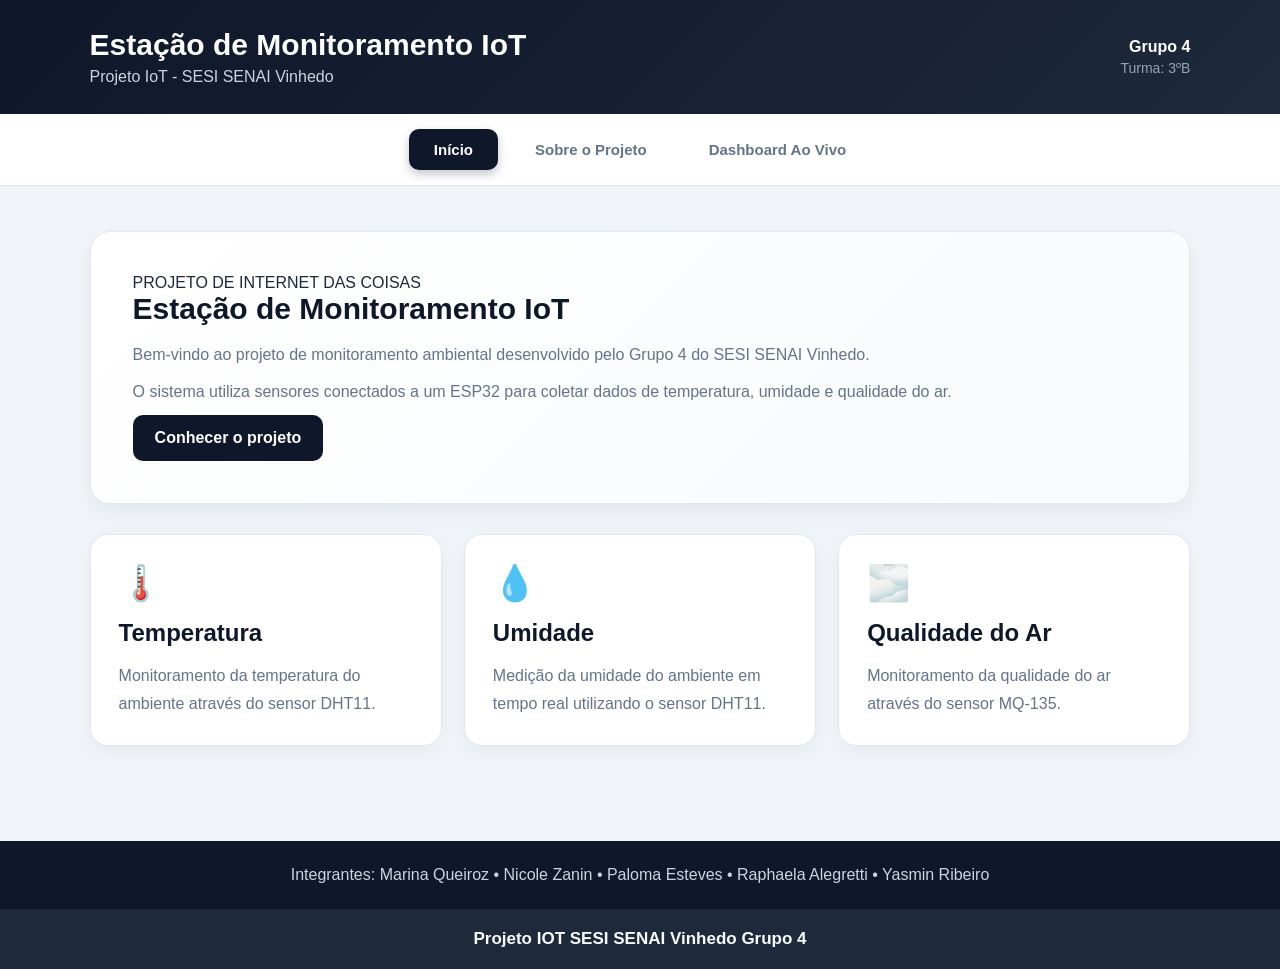
<file: pages/index.html>
<!DOCTYPE html>
<html lang="pt-BR">

<head>
    <meta charset="UTF-8">
    <meta name="viewport" content="width=device-width, initial-scale=1.0">
    <title>Estação de Monitoramento IoT</title>

    <link rel="stylesheet" href="../css/index.css">
</head>

<body>

<header class="cabecalho">

    <div class="titulo">
        <h1>Estação de Monitoramento IoT</h1>
        <p>Projeto IoT - SESI SENAI Vinhedo</p>
    </div>

    <div class="grupo">
        <strong>Grupo 4</strong>
        <span>Turma: 3ºB</span>
    </div>

</header>

<nav class="menu">
    <a href="index.html" class="ativo">Início</a>
    <a href="projeto.html">Sobre o Projeto</a>
    <a href="dashb.html">Dashboard Ao Vivo</a>
</nav>

<main>

    <section class="pagina">

        <article class="hero">

            <span class="etiqueta">PROJETO DE INTERNET DAS COISAS</span>

            <h2>Estação de Monitoramento IoT</h2>

            <p>
                Bem-vindo ao projeto de monitoramento ambiental desenvolvido
                pelo Grupo 4 do SESI SENAI Vinhedo.
            </p>

            <p>
                O sistema utiliza sensores conectados a um ESP32 para
                coletar dados de temperatura, umidade e qualidade do ar.
            </p>

            <a href="projeto.html" class="botao">
                Conhecer o projeto
            </a>

        </article>

        <section class="conteudo">

            <article class="card-info">

                <div class="card-icone">🌡️</div>

                <h2>Temperatura</h2>

                <p>
                    Monitoramento da temperatura do ambiente
                    através do sensor DHT11.
                </p>

            </article>

            <article class="card-info">

                <div class="card-icone">💧</div>

                <h2>Umidade</h2>

                <p>
                    Medição da umidade do ambiente em tempo real
                    utilizando o sensor DHT11.
                </p>

            </article>

            <article class="card-info">

                <div class="card-icone">🌫️</div>

                <h2>Qualidade do Ar</h2>

                <p>
                    Monitoramento da qualidade do ar através
                    do sensor MQ-135.
                </p>

            </article>

        </section>

    </section>

</main>

<footer>

    <p>
        Integrantes: Marina Queiroz • Nicole Zanin • Paloma Esteves •
        Raphaela Alegretti • Yasmin Ribeiro
    </p>

    <div class="banner">
        Projeto IOT SESI SENAI Vinhedo Grupo 4
    </div>

</footer>

</body>
</html>
</file>
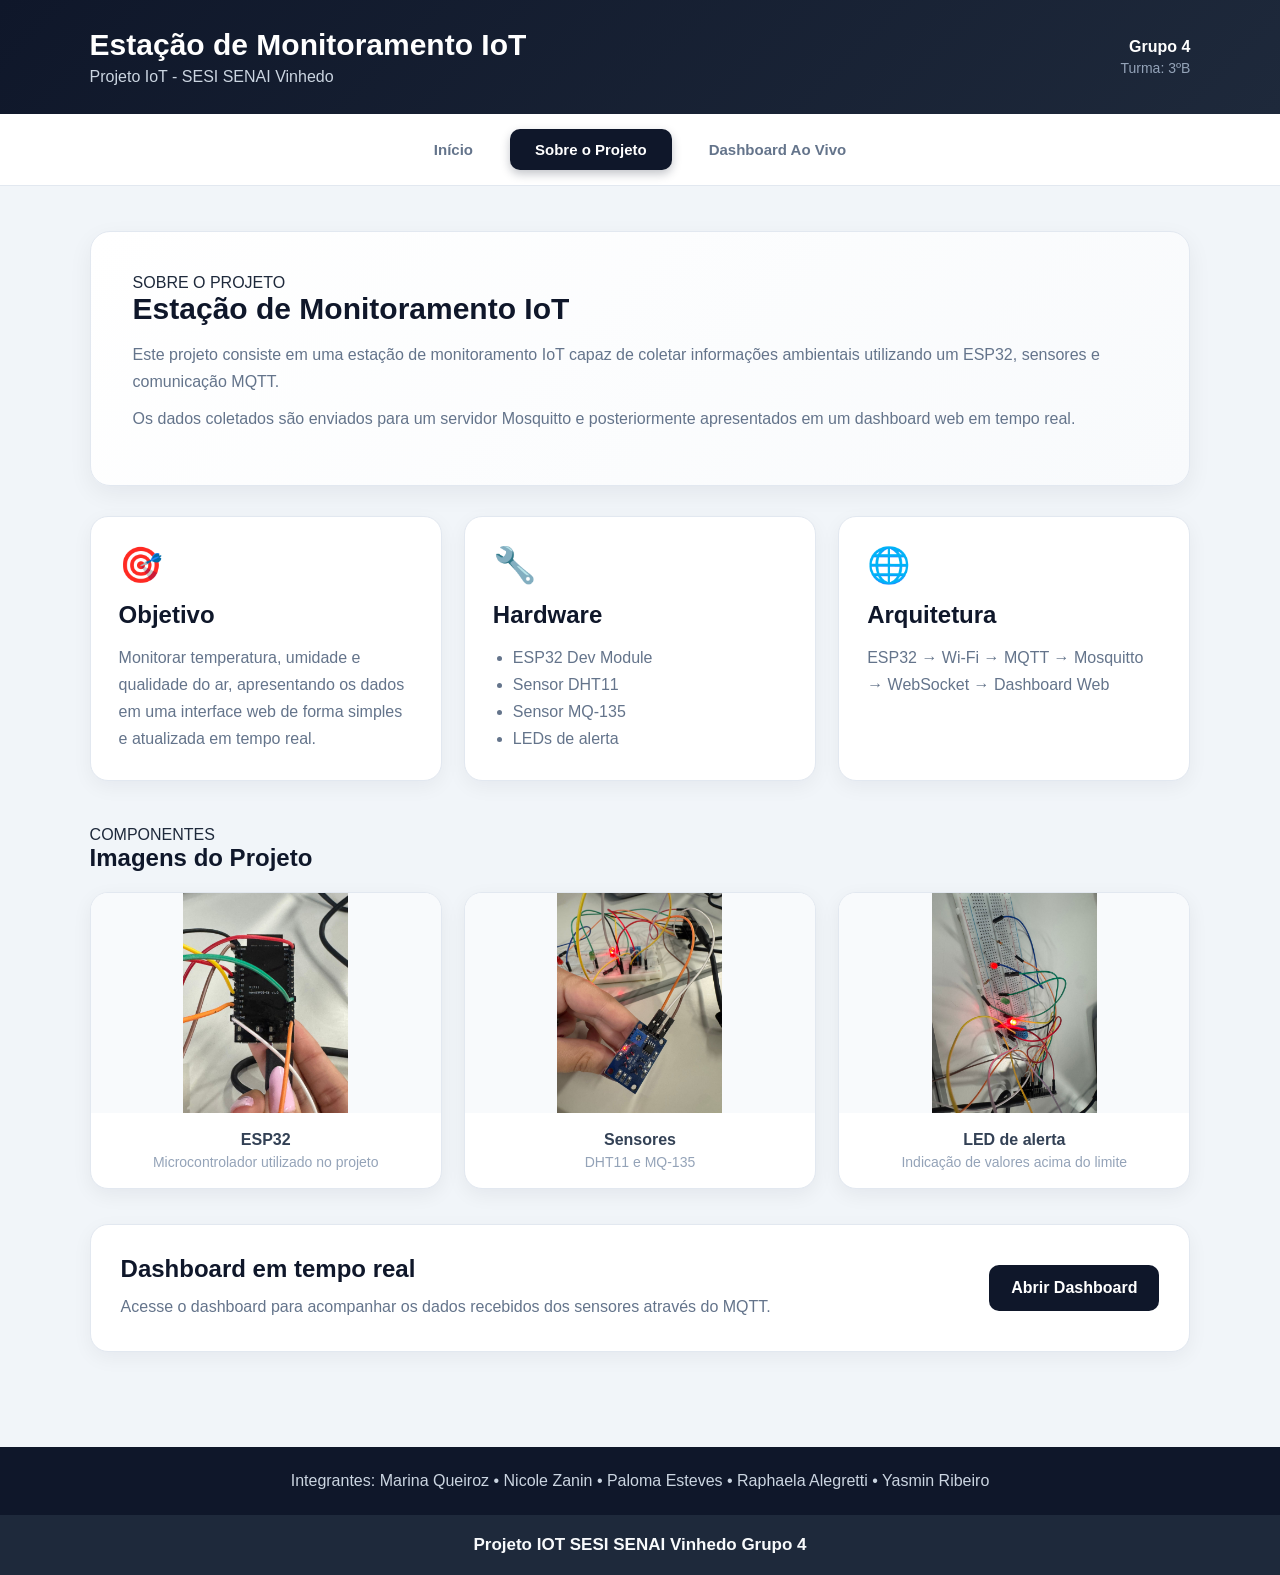
<file: pages/projeto.html>
<!DOCTYPE html>
<html lang="pt-BR">

<head>
    <meta charset="UTF-8">
    <meta name="viewport" content="width=device-width, initial-scale=1.0">
    <title>Sobre o Projeto - IoT</title>

    <link rel="stylesheet" href="../css/index.css">
</head>

<body>

<header class="cabecalho">

    <div class="titulo">
        <h1>Estação de Monitoramento IoT</h1>
        <p>Projeto IoT - SESI SENAI Vinhedo</p>
    </div>

    <div class="grupo">
        <strong>Grupo 4</strong>
        <span>Turma: 3ºB</span>
    </div>

</header>

<nav class="menu">
    <a href="index.html">Início</a>
    <a href="projeto.html" class="ativo">Sobre o Projeto</a>
    <a href="dashb.html">Dashboard Ao Vivo</a>
</nav>

<main>

    <section class="pagina">

        <article class="hero">

            <span class="etiqueta">SOBRE O PROJETO</span>

            <h2>Estação de Monitoramento IoT</h2>

            <p>
                Este projeto consiste em uma estação de monitoramento IoT
                capaz de coletar informações ambientais utilizando um
                ESP32, sensores e comunicação MQTT.
            </p>

            <p>
                Os dados coletados são enviados para um servidor Mosquitto
                e posteriormente apresentados em um dashboard web em
                tempo real.
            </p>

        </article>

        <section class="conteudo">

            <article class="card-info">

                <div class="card-icone">🎯</div>

                <h2>Objetivo</h2>

                <p>
                    Monitorar temperatura, umidade e qualidade do ar,
                    apresentando os dados em uma interface web de forma
                    simples e atualizada em tempo real.
                </p>

            </article>

            <article class="card-info">

                <div class="card-icone">🔧</div>

                <h2>Hardware</h2>

                <ul>
                    <li>ESP32 Dev Module</li>
                    <li>Sensor DHT11</li>
                    <li>Sensor MQ-135</li>
                    <li>LEDs de alerta</li>
                </ul>

            </article>

            <article class="card-info">

                <div class="card-icone">🌐</div>

                <h2>Arquitetura</h2>

                <p>
                    ESP32 → Wi-Fi → MQTT → Mosquitto →
                    WebSocket → Dashboard Web
                </p>

            </article>

        </section>

        <section class="galeria">

            <div class="titulo-secao">
                <span>COMPONENTES</span>
                <h2>Imagens do Projeto</h2>
            </div>

            <div class="imagens">

                <figure>
                    <img src="../assets/esp32.jpeg" alt="ESP32 do projeto">

                    <figcaption>
                        <strong>ESP32</strong>
                        <span>Microcontrolador utilizado no projeto</span>
                    </figcaption>
                </figure>

                <figure>
                    <img src="../assets/mqsensor.jpeg" alt="Sensor MQ-135">

                    <figcaption>
                        <strong>Sensores</strong>
                        <span>DHT11 e MQ-135</span>
                    </figcaption>
                </figure>

                <figure>
                    <img src="../assets/led.jpeg" alt="LED de alerta">

                    <figcaption>
                        <strong>LED de alerta</strong>
                        <span>Indicação de valores acima do limite</span>
                    </figcaption>
                </figure>

            </div>

        </section>

        <section class="informacao">

            <div>
                <h2>Dashboard em tempo real</h2>

                <p>
                    Acesse o dashboard para acompanhar os dados
                    recebidos dos sensores através do MQTT.
                </p>
            </div>

            <a href="dashb.html" class="botao">
                Abrir Dashboard
            </a>

        </section>

    </section>

</main>

<footer>

    <p>
        Integrantes: Marina Queiroz • Nicole Zanin • Paloma Esteves •
        Raphaela Alegretti • Yasmin Ribeiro
    </p>

    <div class="banner">
        Projeto IOT SESI SENAI Vinhedo Grupo 4
    </div>

</footer>

</body>
</html>
</file>
<file: css/index.css>
* {
    margin: 0;
    padding: 0;
    box-sizing: border-box;
}

body {
    font-family: Arial, sans-serif;
    background: #f1f5f9;
    color: #1e293b;
}

/* =========================
CABEÇALHO
========================= */

.cabecalho {
    background: linear-gradient(135deg, #0f172a, #1e293b);
    color: white;
    padding: 28px 7%;
    display: flex;
    justify-content: space-between;
    align-items: center;
    box-shadow: 0 4px 15px rgba(0, 0, 0, 0.15);
}

.titulo h1 {
    font-size: 30px;
    margin-bottom: 6px;
}

.titulo p {
    color: #cbd5e1;
}

.grupo {
    display: flex;
    flex-direction: column;
    text-align: right;
    gap: 4px;
}

.grupo strong {
    font-size: 16px;
}

.grupo span {
    color: #94a3b8;
    font-size: 14px;
}

/* =========================
MENU
========================= */

.menu {
    background: white;
    display: flex;
    justify-content: center;
    gap: 12px;
    padding: 15px;
    border-bottom: 1px solid #e2e8f0;
}

.menu a {
    text-decoration: none;
    color: #64748b;
    padding: 12px 25px;
    border-radius: 10px;
    font-size: 15px;
    font-weight: bold;
    transition: 0.3s;
}

.menu a:hover {
    background: #f1f5f9;
    color: #0f172a;
}

.menu a.ativo {
    background: #0f172a;
    color: white;
    box-shadow: 0 4px 10px rgba(15, 23, 42, 0.25);
}

/* =========================
PÁGINA
========================= */

.pagina {
    padding: 45px 7%;
    min-height: 600px;
}

.hero {
    background: linear-gradient(135deg, #ffffff, #f8fafc);
    padding: 42px;
    border-radius: 20px;
    margin-bottom: 30px;
    border: 1px solid #e2e8f0;
    box-shadow: 0 8px 25px rgba(15, 23, 42, 0.06);
}

.hero h2 {
    font-size: 30px;
    margin-bottom: 15px;
    color: #0f172a;
}

.hero p {
    line-height: 1.7;
    margin-bottom: 10px;
    color: #64748b;
}

.hero .botao {
    display: inline-block;
    width: fit-content;
}

/* =========================
CARDS
========================= */

.conteudo {
    display: grid;
    grid-template-columns: repeat(3, 1fr);
    gap: 22px;
}

.card-info {
    background: white;
    padding: 28px;
    border-radius: 18px;
    border: 1px solid #e2e8f0;
    box-shadow: 0 6px 20px rgba(15, 23, 42, 0.05);
    transition: 0.3s;
}

.card-info:hover {
    transform: translateY(-5px);
    box-shadow: 0 12px 30px rgba(15, 23, 42, 0.1);
}

.card-icone {
    font-size: 35px;
    margin-bottom: 15px;
}

.card-info h2 {
    margin-bottom: 15px;
    color: #0f172a;
}

.card-info p,
.card-info li {
    line-height: 1.7;
    color: #64748b;
}

.card-info ul {
    padding-left: 20px;
}

/* =========================
GALERIA
========================= */

.galeria {
    margin-top: 45px;
}

.titulo-secao {
    margin-bottom: 20px;
}

.titulo-secao h2 {
    color: #0f172a;
}

.imagens {
    display: grid;
    grid-template-columns: repeat(3, 1fr);
    gap: 22px;
    width: 100%;
}

.imagens figure {
    margin: 0;
    padding: 0;
    background: white;
    border-radius: 18px;
    overflow: hidden;
    border: 1px solid #e2e8f0;
    box-shadow: 0 6px 20px rgba(15, 23, 42, 0.06);

    display: flex;
    flex-direction: column;

    transition: 0.3s;
}

.imagens figure:hover {
    transform: translateY(-5px);
    box-shadow: 0 12px 30px rgba(15, 23, 42, 0.12);
}

.imagens img {
    width: 100%;
    height: 220px;

    object-fit: contain;
    object-position: center;

    display: block;

    background: #f8fafc;

    transition: 0.3s;
}

.imagens figure:hover img {
    transform: scale(1.02);
}

.imagens figcaption {
    min-height: 75px;
    padding: 15px;

    display: flex;
    flex-direction: column;
    justify-content: center;
    align-items: center;

    text-align: center;
    gap: 5px;
}

.imagens figcaption strong {
    color: #334155;
    font-size: 16px;
}

.imagens figcaption span {
    color: #94a3b8;
    font-size: 14px;
}
/* =========================
INFORMAÇÃO
========================= */

.informacao {
    background: white;
    padding: 30px;
    margin-top: 35px;
    border-radius: 18px;
    border: 1px solid #e2e8f0;
    box-shadow: 0 6px 20px rgba(15, 23, 42, 0.05);

    display: flex;
    justify-content: space-between;
    align-items: center;
    gap: 30px;
}

.informacao h2 {
    margin-bottom: 10px;
    color: #0f172a;
}

.informacao p {
    color: #64748b;
    line-height: 1.7;
}

.info-icone {
    font-size: 45px;
}

.botao {
    background: #0f172a;
    color: white;
    text-decoration: none;
    padding: 14px 22px;
    border-radius: 10px;
    font-weight: bold;
    white-space: nowrap;
    transition: 0.3s;
}

.botao:hover {
    background: #334155;
    transform: translateY(-2px);
}

/* =========================
DASHBOARD
========================= */

.dashboard-header {
    display: flex;
    justify-content: space-between;
    align-items: center;
    margin-bottom: 30px;
}

.dashboard-header h2 {
    font-size: 30px;
    color: #0f172a;
}

.dashboard-header p {
    margin-top: 6px;
    color: #64748b;
}

/* =========================
STATUS MQTT
========================= */

.status {
    padding: 12px 18px;
    border-radius: 30px;
    font-weight: bold;
    font-size: 14px;
}

.status.desconectado {
    background: #fee2e2;
    color: #991b1b;
}

.status.conectado {
    background: #dcfce7;
    color: #166534;
}

/* =========================
CARDS DOS SENSORES
========================= */

.dashboard {
    display: grid;
    grid-template-columns: repeat(3, 1fr);
    gap: 25px;
}

.sensor-card {
    background: white;
    padding: 30px;
    border-radius: 20px;
    border: 1px solid #e2e8f0;
    box-shadow: 0 8px 25px rgba(15, 23, 42, 0.06);
    transition: 0.3s;
}

.sensor-card:hover {
    transform: translateY(-6px);
    box-shadow: 0 15px 35px rgba(15, 23, 42, 0.12);
}

.sensor-topo {
    display: flex;
    justify-content: space-between;
    align-items: center;
}

.sensor-card .icone {
    font-size: 40px;
}

.sensor-label {
    background: #f1f5f9;
    color: #64748b;
    padding: 6px 10px;
    border-radius: 8px;
    font-size: 12px;
    font-weight: bold;
}

.sensor-card h3 {
    margin-top: 20px;
    color: #475569;
    font-size: 17px;
}

.sensor-card strong {
    font-size: 42px;
    display: block;
    margin: 12px 0;
    color: #0f172a;
}

.alerta {
    color: #64748b;
    font-size: 14px;
}

/* =========================
ARQUITETURA
========================= */

.arquitetura-mini {
    background: white;
    border: 1px solid #e2e8f0;
    border-radius: 18px;
    padding: 25px;
    margin-top: 25px;

    display: flex;
    align-items: center;
    justify-content: center;
    gap: 20px;

    box-shadow: 0 6px 20px rgba(15, 23, 42, 0.05);
}

.etapa {
    text-align: center;
    display: flex;
    flex-direction: column;
    gap: 5px;
}

.etapa span {
    font-size: 11px;
    color: #94a3b8;
    font-weight: bold;
}

.etapa strong {
    color: #0f172a;
}

.etapa small {
    color: #94a3b8;
}

.seta {
    color: #94a3b8;
    font-size: 22px;
}

/* =========================
BANNER DO DASHBOARD
========================= */

.banner-dashboard {
    margin-top: 30px;
    background: linear-gradient(135deg, #0f172a, #1e293b);
    color: white;
    padding: 22px;
    border-radius: 15px;
    text-align: center;
    font-size: 17px;
    font-weight: bold;
}

/* =========================
RODAPÉ
========================= */

footer {
    margin-top: 50px;
    background: #0f172a;
    color: white;
    text-align: center;
}

footer > p {
    padding: 25px;
    color: #cbd5e1;
}

.banner {
    background: #1e293b;
    padding: 20px;
    font-size: 17px;
    font-weight: bold;
    color: #f8fafc;
}

/* =========================
CELULAR
========================= */

@media (max-width: 800px) {

    .cabecalho {
        flex-direction: column;
        text-align: center;
        gap: 15px;
    }

    .grupo {
        text-align: center;
    }

    .menu {
        flex-wrap: wrap;
    }

    .menu a {
        padding: 10px 16px;
    }

    .pagina {
        padding: 30px 5%;
    }

    .conteudo,
    .imagens,
    .dashboard {
        grid-template-columns: 1fr;
    }

    .dashboard-header {
        flex-direction: column;
        gap: 20px;
        align-items: flex-start;
    }

    .hero {
        padding: 28px;
    }

    .informacao {
        flex-direction: column;
        align-items: flex-start;
    }

    .arquitetura-mini {
        flex-direction: column;
    }

    .seta {
        transform: rotate(90deg);
    }
}
</file>
